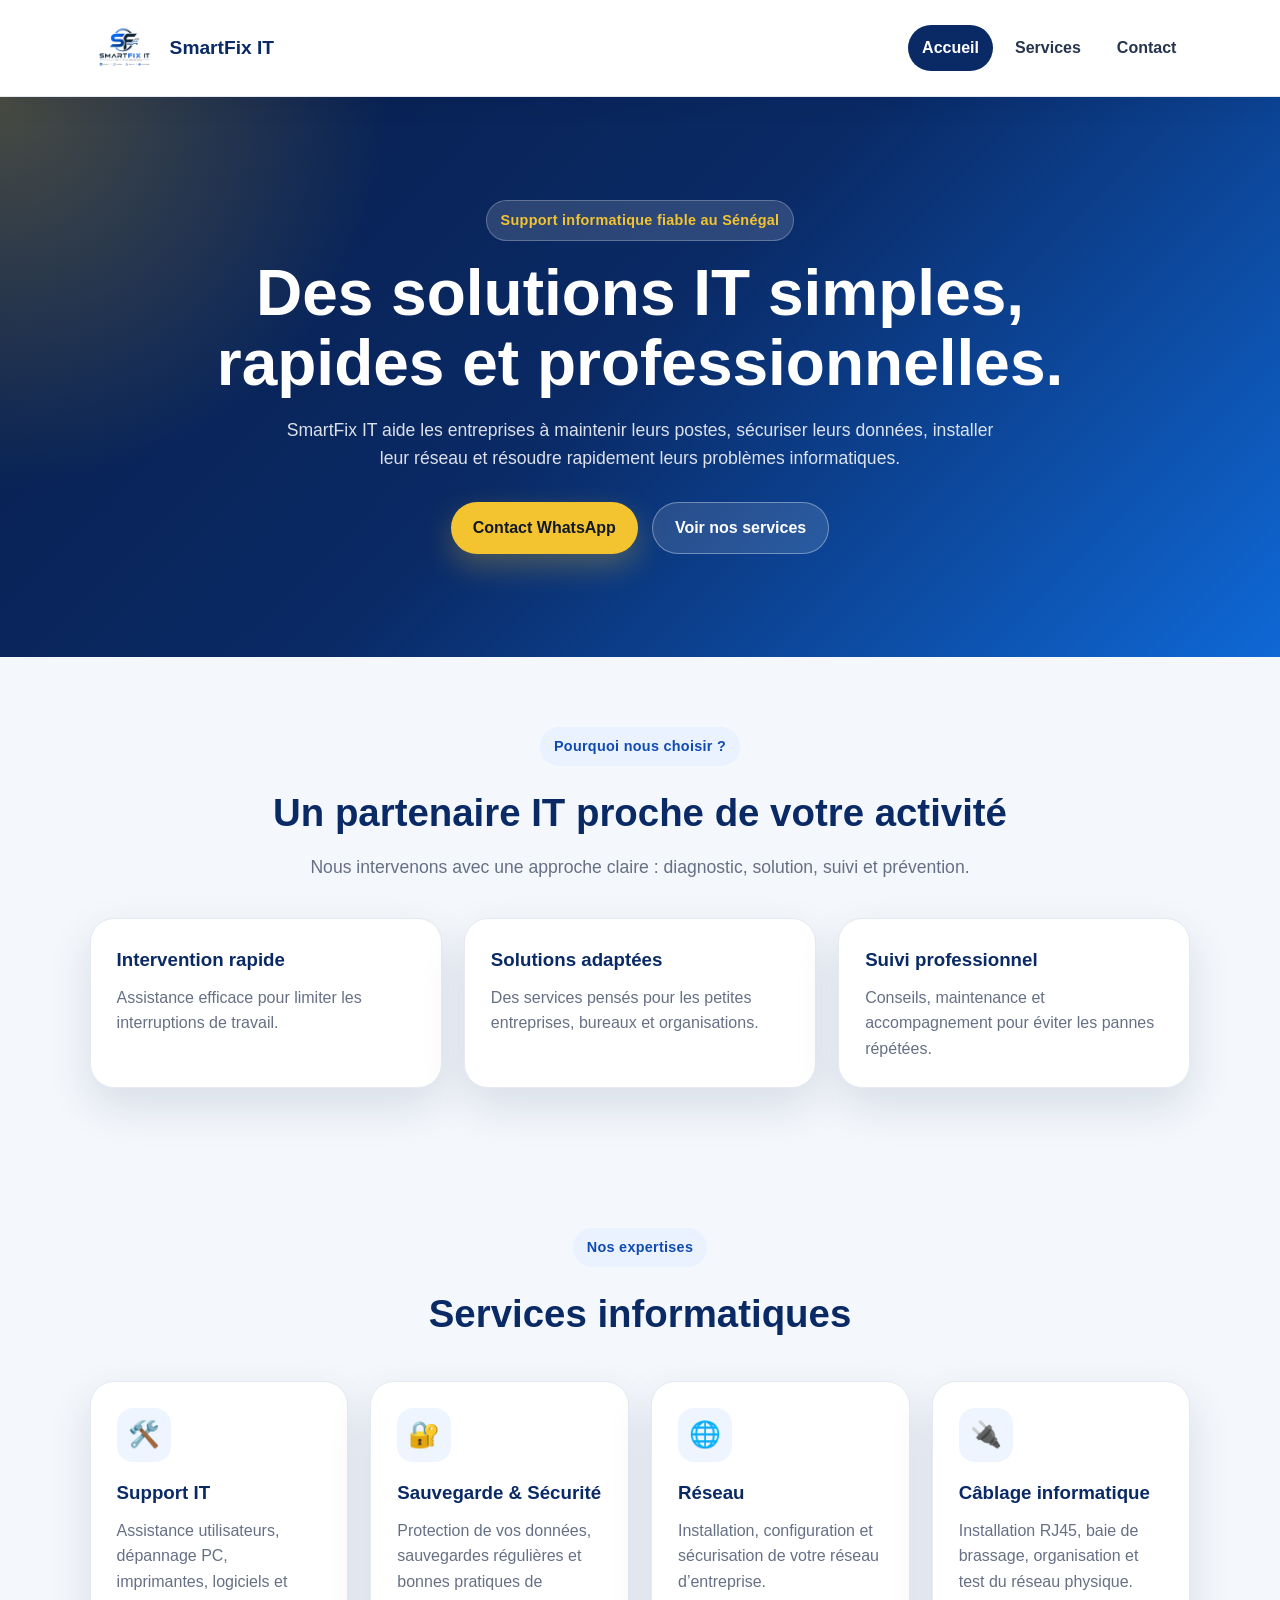
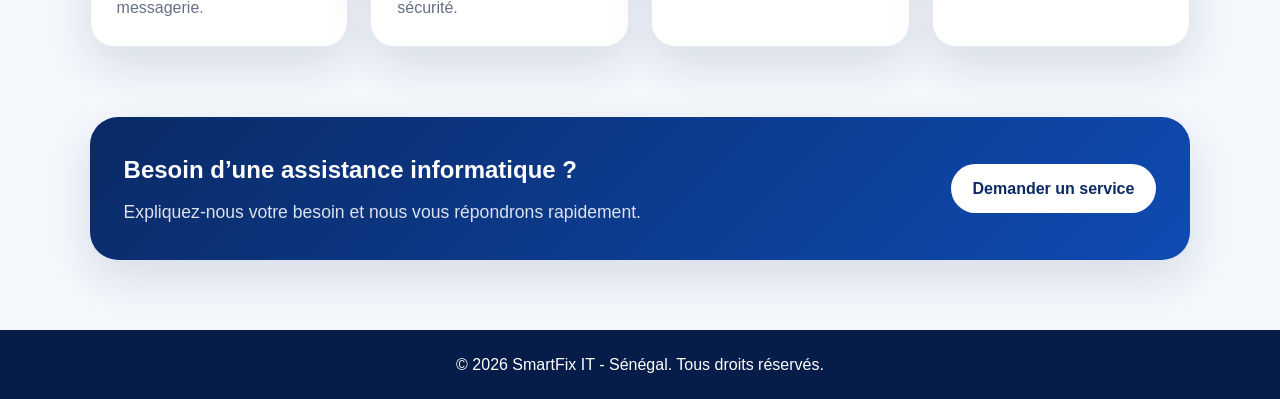
<file: index.html>
<!DOCTYPE html>
<html lang="fr">
<head>
    <meta charset="UTF-8">
    <meta name="viewport" content="width=device-width, initial-scale=1.0">
    <meta name="description" content="SmartFix IT accompagne les entreprises au Sénégal avec des services de support informatique, réseau, sauvegarde, sécurité et câblage.">
    <title>SmartFix IT - Support Informatique au Sénégal</title>
    <link rel="stylesheet" href="style.css">
</head>
<body>

<header class="site-header">
    <a class="brand" href="index.html" aria-label="Accueil SmartFix IT">
        <img src="images/logo.png" alt="Logo SmartFix IT" class="logo">
        <span>SmartFix IT</span>
    </a>
    <nav class="main-nav" aria-label="Navigation principale">
        <a class="active" href="index.html">Accueil</a>
        <a href="services.html">Services</a>
        <a href="contact.html">Contact</a>
    </nav>
</header>

<main>
    <section class="hero hero-home">
        <div class="hero-content">
            <span class="badge">Support informatique fiable au Sénégal</span>
            <h1>Des solutions IT simples, rapides et professionnelles.</h1>
            <p class="hero-text">SmartFix IT aide les entreprises à maintenir leurs postes, sécuriser leurs données, installer leur réseau et résoudre rapidement leurs problèmes informatiques.</p>
            <div class="hero-actions">
                <a class="btn btn-primary" href="https://wa.me/221756447598?text=Bonjour%20SmartFix%20IT%2C%20je%20souhaite%20un%20service%20informatique" target="_blank" rel="noopener">Contact WhatsApp</a>
                <a class="btn btn-secondary" href="services.html">Voir nos services</a>
            </div>
        </div>
    </section>

    <section class="section intro-section">
        <div class="section-title">
            <span class="eyebrow">Pourquoi nous choisir ?</span>
            <h2>Un partenaire IT proche de votre activité</h2>
            <p>Nous intervenons avec une approche claire : diagnostic, solution, suivi et prévention.</p>
        </div>
        <div class="features-grid">
            <article class="feature-card">
                <h3>Intervention rapide</h3>
                <p>Assistance efficace pour limiter les interruptions de travail.</p>
            </article>
            <article class="feature-card">
                <h3>Solutions adaptées</h3>
                <p>Des services pensés pour les petites entreprises, bureaux et organisations.</p>
            </article>
            <article class="feature-card">
                <h3>Suivi professionnel</h3>
                <p>Conseils, maintenance et accompagnement pour éviter les pannes répétées.</p>
            </article>
        </div>
    </section>

    <section class="section services-section">
        <div class="section-title">
            <span class="eyebrow">Nos expertises</span>
            <h2>Services informatiques</h2>
        </div>
        <div class="cards">
            <article class="card">
                <div class="card-icon">🛠️</div>
                <h3>Support IT</h3>
                <p>Assistance utilisateurs, dépannage PC, imprimantes, logiciels et messagerie.</p>
            </article>
            <article class="card">
                <div class="card-icon">🔐</div>
                <h3>Sauvegarde & Sécurité</h3>
                <p>Protection de vos données, sauvegardes régulières et bonnes pratiques de sécurité.</p>
            </article>
            <article class="card">
                <div class="card-icon">🌐</div>
                <h3>Réseau</h3>
                <p>Installation, configuration et sécurisation de votre réseau d’entreprise.</p>
            </article>
            <article class="card">
                <div class="card-icon">🔌</div>
                <h3>Câblage informatique</h3>
                <p>Installation RJ45, baie de brassage, organisation et test du réseau physique.</p>
            </article>
        </div>
    </section>

    <section class="cta-section">
        <div>
            <h2>Besoin d’une assistance informatique ?</h2>
            <p>Expliquez-nous votre besoin et nous vous répondrons rapidement.</p>
        </div>
        <a class="btn btn-light" href="contact.html">Demander un service</a>
    </section>
</main>

<footer class="site-footer">
    <p>© 2026 SmartFix IT - Sénégal. Tous droits réservés.</p>
</footer>

<script src="script.js"></script>
</body>
</html>
</file>
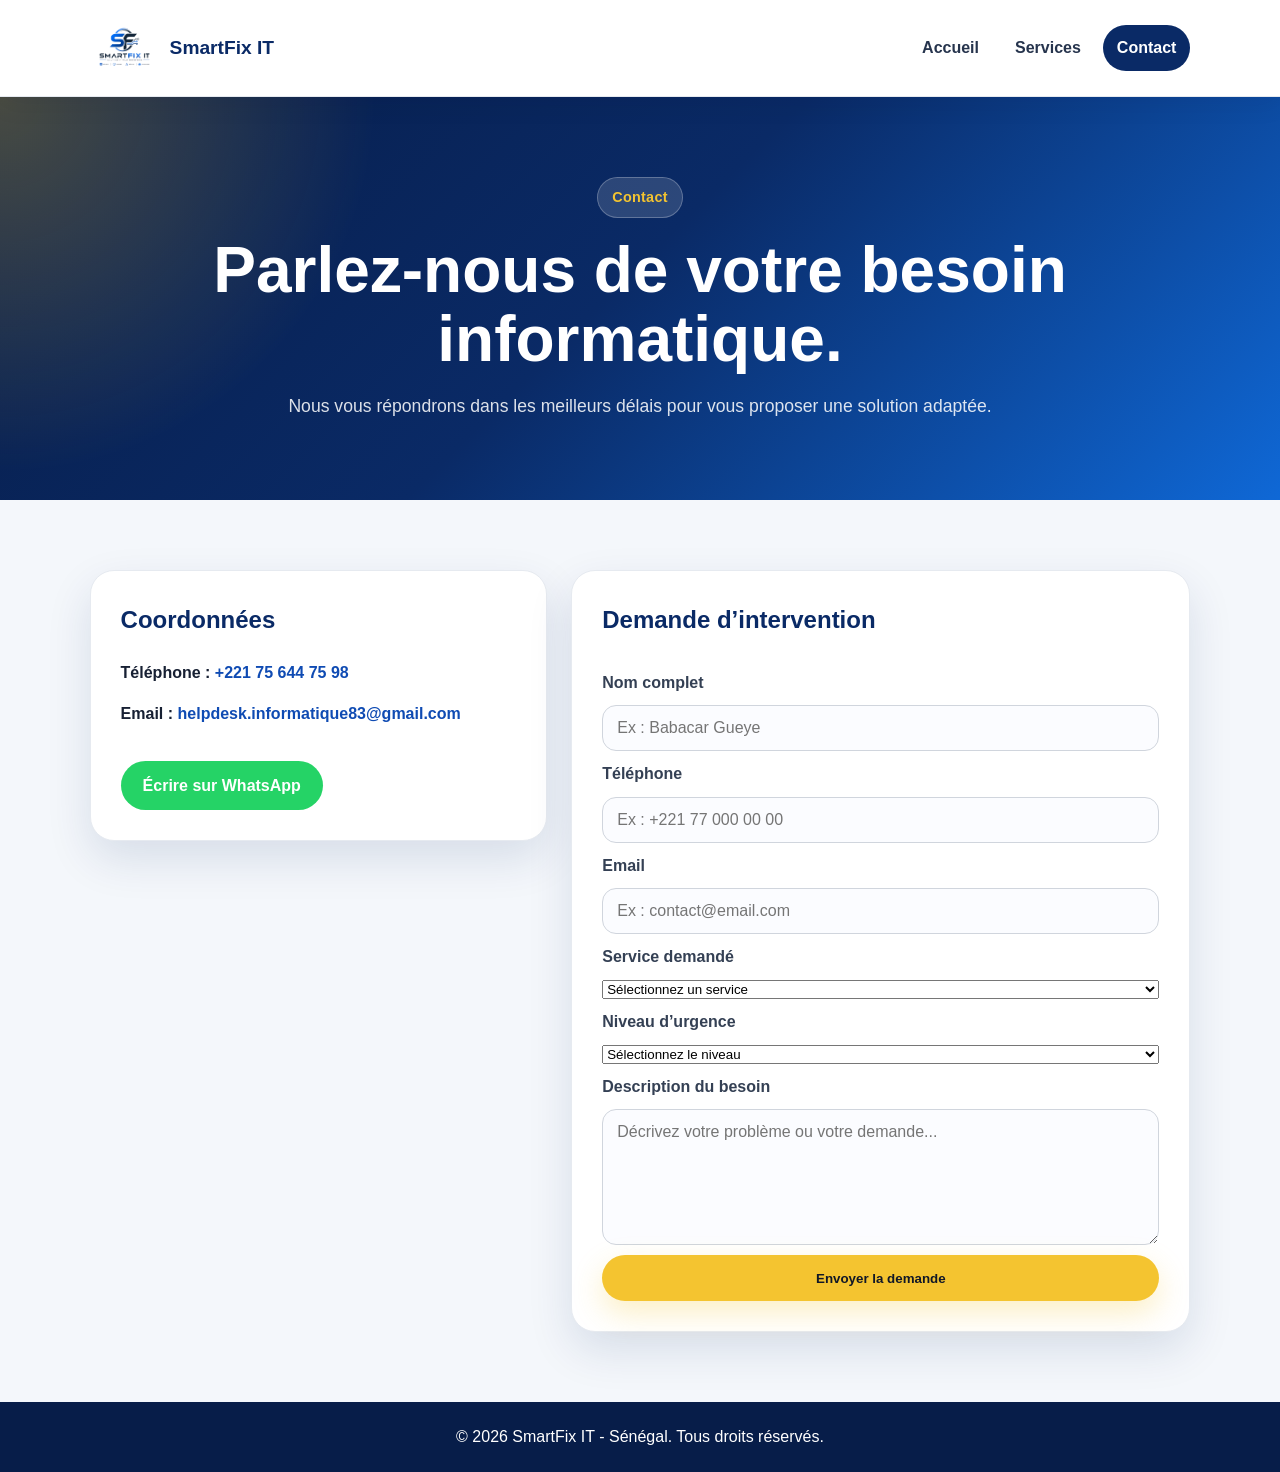
<file: contact.html>
<!DOCTYPE html>
<html lang="fr">
<head>
    <meta charset="UTF-8">
    <meta name="viewport" content="width=device-width, initial-scale=1.0">
    <meta name="description" content="Contactez SmartFix IT pour une assistance informatique, réseau, sauvegarde ou câblage au Sénégal.">
    <title>Contact - SmartFix IT</title>
    <link rel="stylesheet" href="style.css">
</head>
<body>

<header class="site-header">
    <a class="brand" href="index.html" aria-label="Accueil SmartFix IT">
        <img src="images/logo.png" alt="Logo SmartFix IT" class="logo">
        <span>SmartFix IT</span>
    </a>
    <nav class="main-nav" aria-label="Navigation principale">
        <a href="index.html">Accueil</a>
        <a href="services.html">Services</a>
        <a class="active" href="contact.html">Contact</a>
    </nav>
</header>

<main>
    <section class="page-hero">
        <span class="badge">Contact</span>
        <h1>Parlez-nous de votre besoin informatique.</h1>
        <p>Nous vous répondrons dans les meilleurs délais pour vous proposer une solution adaptée.</p>
    </section>

    <section class="section contact-section">
        <div class="contact-card">
            <h2>Coordonnées</h2>
            <p><strong>Téléphone :</strong> <a href="tel:+221756447598">+221 75 644 75 98</a></p>
            <p><strong>Email :</strong> <a href="mailto:helpdesk.informatique83@gmail.com">helpdesk.informatique83@gmail.com</a></p>
            <a class="btn btn-whatsapp" href="https://wa.me/221756447598?text=Bonjour%20SmartFix%20IT%2C%20je%20souhaite%20un%20service%20informatique" target="_blank" rel="noopener">Écrire sur WhatsApp</a>
        </div>
<form class="contact-form" action="https://formsubmit.co/helpdesk.informatique83@gmail.com" method="POST">
    <h2>Demande d’intervention</h2>

    <label for="nom">Nom complet</label>
    <input id="nom" type="text" name="Nom complet" placeholder="Ex : Babacar Gueye" required>

    <label for="telephone">Téléphone</label>
    <input id="telephone" type="tel" name="Téléphone" placeholder="Ex : +221 77 000 00 00" required>

    <label for="email">Email</label>
    <input id="email" type="email" name="Email" placeholder="Ex : contact@email.com" required>

    <label for="service">Service demandé</label>
    <select id="service" name="Service demandé" required>
        <option value="">Sélectionnez un service</option>
        <option>Assistance informatique</option>
        <option>Réseau & Wi-Fi</option>
        <option>Sauvegarde & récupération</option>
        <option>Câblage réseau</option>
        <option>Maintenance informatique</option>
        <option>Demande de conseil & Audit</option>
        <option>Autre demande</option>
    </select>

    <label for="urgence">Niveau d’urgence</label>
    <select id="urgence" name="Niveau d’urgence" required>
        <option value="">Sélectionnez le niveau</option>
        <option>Normal</option>
        <option>Urgent</option>
        <option>Très urgent</option>
    </select>

    <label for="message">Description du besoin</label>
    <textarea id="message" name="Description du besoin" rows="6" placeholder="Décrivez votre problème ou votre demande..." required></textarea>

    <input type="hidden" name="_next" value="https://babuyande.github.io/smatfixit/merci.html">
    <input type="hidden" name="_subject" value="Nouvelle demande d’intervention - SmartFix IT">
    <input type="hidden" name="_captcha" value="false">
    <input type="hidden" name="_template" value="table">
    <input type="hidden" name="_url" value="https://babuyande.github.io/smatfixit/">

    <button class="btn btn-primary" type="submit">Envoyer la demande</button>
</form>
    </section>
</main>

<footer class="site-footer">
    <p>© 2026 SmartFix IT - Sénégal. Tous droits réservés.</p>
</footer>

<script src="script.js"></script>
</body>
</html>
</file>
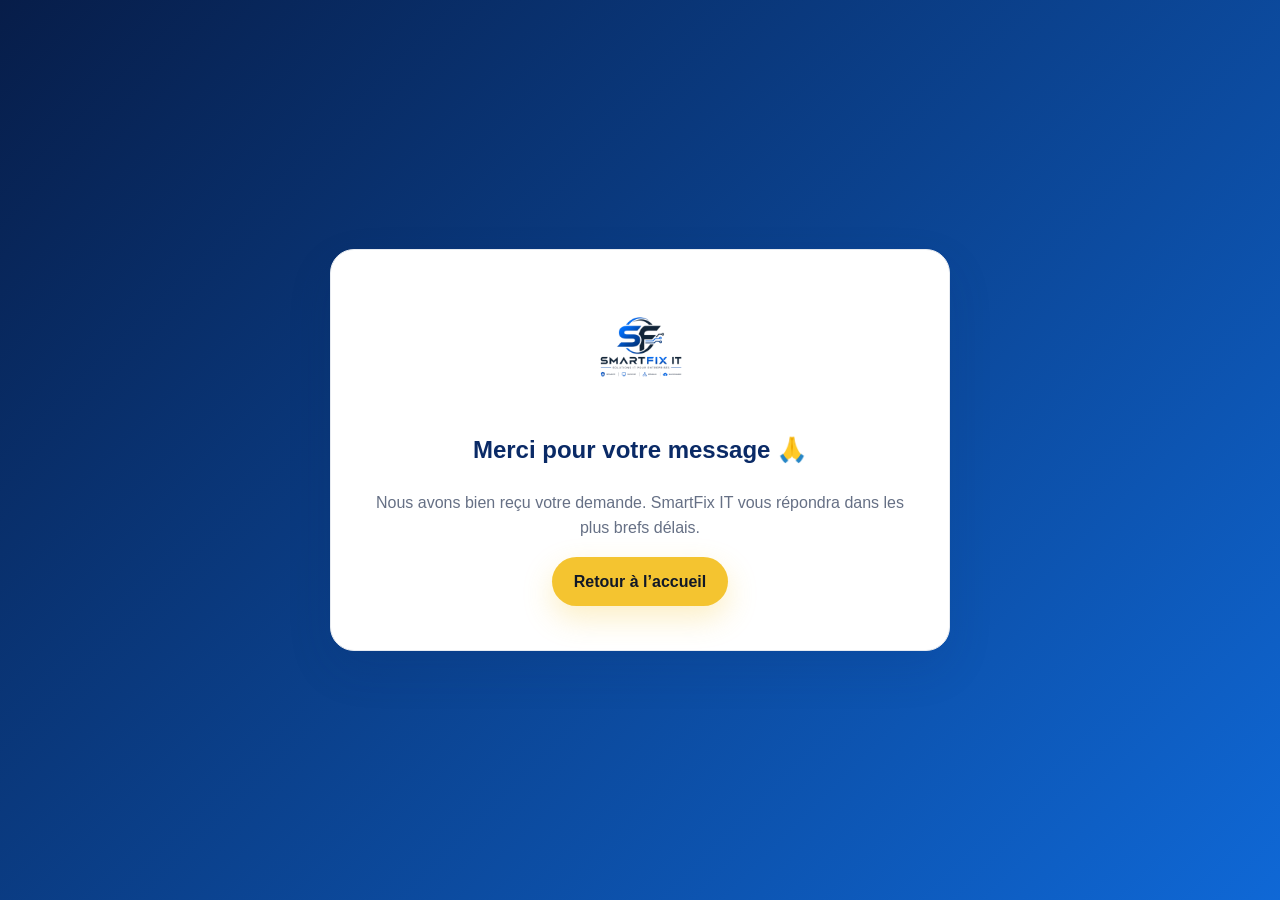
<file: merci.html>
<!DOCTYPE html>
<html lang="fr">
<head>
    <meta charset="UTF-8">
    <meta name="viewport" content="width=device-width, initial-scale=1.0">
    <title>Merci - SmartFix IT</title>
    <link rel="stylesheet" href="style.css">
</head>
<body>

<main class="thanks-page">
    <section class="thanks-card">
        <img src="images/logo.png" alt="Logo SmartFix IT" class="thanks-logo">
        <h1>Merci pour votre message 🙏</h1>
        <p>Nous avons bien reçu votre demande. SmartFix IT vous répondra dans les plus brefs délais.</p>
        <a class="btn btn-primary" href="index.html">Retour à l’accueil</a>
    </section>
</main>

</body>
</html>
</file>
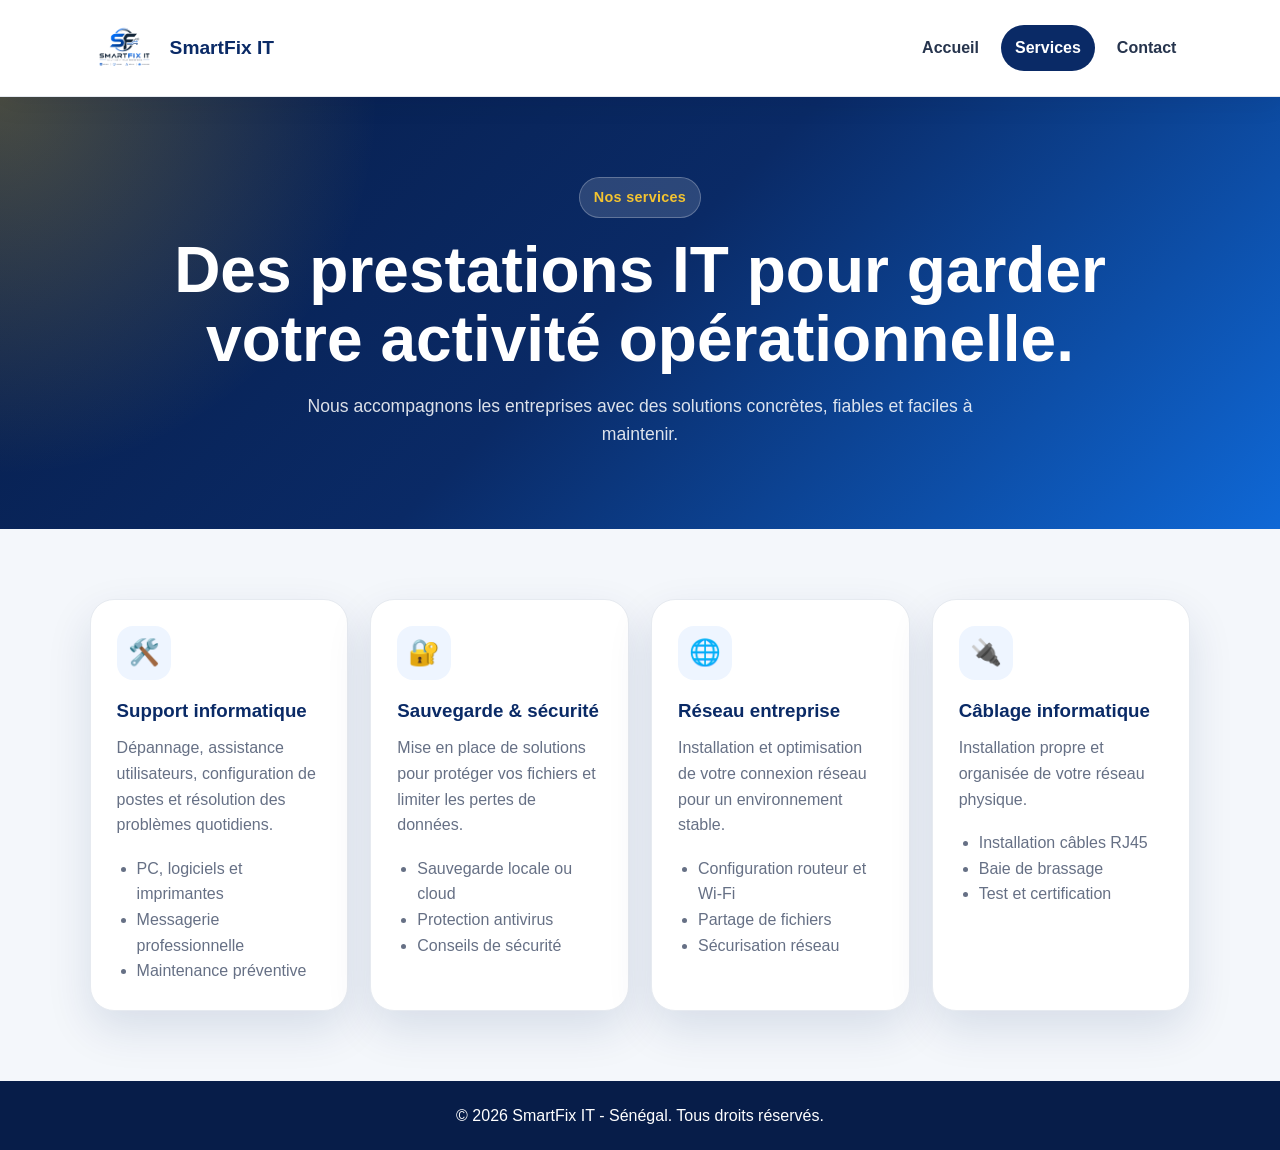
<file: services.html>
<!DOCTYPE html>
<html lang="fr">
<head>
    <meta charset="UTF-8">
    <meta name="viewport" content="width=device-width, initial-scale=1.0">
    <meta name="description" content="Découvrez les services SmartFix IT : support informatique, sauvegarde, sécurité, réseau et câblage au Sénégal.">
    <title>Services - SmartFix IT</title>
    <link rel="stylesheet" href="style.css">
</head>
<body>

<header class="site-header">
    <a class="brand" href="index.html" aria-label="Accueil SmartFix IT">
        <img src="images/logo.png" alt="Logo SmartFix IT" class="logo">
        <span>SmartFix IT</span>
    </a>
    <nav class="main-nav" aria-label="Navigation principale">
        <a href="index.html">Accueil</a>
        <a class="active" href="services.html">Services</a>
        <a href="contact.html">Contact</a>
    </nav>
</header>

<main>
    <section class="page-hero">
        <span class="badge">Nos services</span>
        <h1>Des prestations IT pour garder votre activité opérationnelle.</h1>
        <p>Nous accompagnons les entreprises avec des solutions concrètes, fiables et faciles à maintenir.</p>
    </section>

    <section class="section services-section">
        <div class="cards detailed-cards">
            <article class="card">
                <div class="card-icon">🛠️</div>
                <h3>Support informatique</h3>
                <p>Dépannage, assistance utilisateurs, configuration de postes et résolution des problèmes quotidiens.</p>
                <ul>
                    <li>PC, logiciels et imprimantes</li>
                    <li>Messagerie professionnelle</li>
                    <li>Maintenance préventive</li>
                </ul>
            </article>
            <article class="card">
                <div class="card-icon">🔐</div>
                <h3>Sauvegarde & sécurité</h3>
                <p>Mise en place de solutions pour protéger vos fichiers et limiter les pertes de données.</p>
                <ul>
                    <li>Sauvegarde locale ou cloud</li>
                    <li>Protection antivirus</li>
                    <li>Conseils de sécurité</li>
                </ul>
            </article>
            <article class="card">
                <div class="card-icon">🌐</div>
                <h3>Réseau entreprise</h3>
                <p>Installation et optimisation de votre connexion réseau pour un environnement stable.</p>
                <ul>
                    <li>Configuration routeur et Wi-Fi</li>
                    <li>Partage de fichiers</li>
                    <li>Sécurisation réseau</li>
                </ul>
            </article>
            <article class="card">
                <div class="card-icon">🔌</div>
                <h3>Câblage informatique</h3>
                <p>Installation propre et organisée de votre réseau physique.</p>
                <ul>
                    <li>Installation câbles RJ45</li>
                    <li>Baie de brassage</li>
                    <li>Test et certification</li>
                </ul>
            </article>
        </div>
    </section>
</main>

<footer class="site-footer">
    <p>© 2026 SmartFix IT - Sénégal. Tous droits réservés.</p>
</footer>

<script src="script.js"></script>
</body>
</html>
</file>
<file: style.css>
:root {
    --primary: #0a2a66;
    --primary-light: #0f4bb3;
    --accent: #f4c430;
    --whatsapp: #25d366;
    --text: #172033;
    --muted: #667085;
    --bg: #f4f7fb;
    --white: #ffffff;
    --border: #e6eaf0;
    --shadow: 0 18px 45px rgba(10, 42, 102, 0.12);
}

* {
    box-sizing: border-box;
}

body {
    margin: 0;
    font-family: Arial, Helvetica, sans-serif;
    color: var(--text);
    background: var(--bg);
    line-height: 1.6;
}

a {
    color: inherit;
}

.site-header {
    position: sticky;
    top: 0;
    z-index: 10;
    display: flex;
    justify-content: space-between;
    align-items: center;
    gap: 24px;
    padding: 14px 7%;
    background: rgba(255, 255, 255, 0.96);
    border-bottom: 1px solid var(--border);
    box-shadow: 0 8px 25px rgba(16, 24, 40, 0.06);
}

.brand {
    display: flex;
    align-items: center;
    gap: 12px;
    text-decoration: none;
    font-weight: 800;
    color: var(--primary);
    font-size: 1.2rem;
}

.logo {
    width: 68px;
    height: 68px;
    object-fit: contain;
}

.main-nav {
    display: flex;
    align-items: center;
    gap: 8px;
}

.main-nav a {
    text-decoration: none;
    padding: 10px 14px;
    border-radius: 999px;
    font-weight: 700;
    color: #26344d;
    transition: 0.25s ease;
}

.main-nav a:hover,
.main-nav a.active {
    background: var(--primary);
    color: var(--white);
}

.hero,
.page-hero {
    color: var(--white);
    text-align: center;
    background:
        radial-gradient(circle at top left, rgba(244, 196, 48, 0.28), transparent 28%),
        linear-gradient(135deg, #071d49 0%, #0a2a66 48%, #0f68d6 100%);
}

.hero {
    min-height: 560px;
    display: flex;
    align-items: center;
    justify-content: center;
    padding: 80px 7%;
}

.hero-content {
    max-width: 850px;
}

.badge,
.eyebrow {
    display: inline-flex;
    align-items: center;
    justify-content: center;
    padding: 8px 14px;
    border-radius: 999px;
    font-size: 0.9rem;
    font-weight: 800;
    letter-spacing: 0.02em;
}

.badge {
    background: rgba(255, 255, 255, 0.14);
    border: 1px solid rgba(255, 255, 255, 0.25);
    color: var(--accent);
}

.eyebrow {
    color: var(--primary-light);
    background: #eaf2ff;
}

.hero h1,
.page-hero h1 {
    margin: 18px auto;
    font-size: clamp(2.2rem, 5vw, 4.4rem);
    line-height: 1.08;
    max-width: 980px;
}

.hero-text,
.page-hero p,
.section-title p,
.cta-section p {
    max-width: 720px;
    margin: 0 auto;
    color: rgba(255, 255, 255, 0.86);
    font-size: 1.1rem;
}

.hero-actions {
    display: flex;
    justify-content: center;
    gap: 14px;
    flex-wrap: wrap;
    margin-top: 30px;
}

.btn {
    display: inline-flex;
    align-items: center;
    justify-content: center;
    min-height: 46px;
    padding: 12px 22px;
    border: 0;
    border-radius: 999px;
    text-decoration: none;
    font-weight: 800;
    cursor: pointer;
    transition: 0.25s ease;
}

.btn:hover {
    transform: translateY(-2px);
}

.btn-primary {
    background: var(--accent);
    color: #111827;
    box-shadow: 0 12px 30px rgba(244, 196, 48, 0.28);
}

.btn-secondary {
    background: rgba(255, 255, 255, 0.12);
    color: var(--white);
    border: 1px solid rgba(255, 255, 255, 0.35);
}

.btn-light {
    background: var(--white);
    color: var(--primary);
}

.btn-whatsapp {
    background: var(--whatsapp);
    color: var(--white);
    margin-top: 18px;
}

.page-hero {
    padding: 80px 7%;
}

.section {
    padding: 70px 7%;
}

.section-title {
    text-align: center;
    max-width: 760px;
    margin: 0 auto 36px;
}

.section-title h2 {
    margin: 16px 0 10px;
    color: var(--primary);
    font-size: clamp(1.8rem, 3vw, 2.7rem);
}

.section-title p {
    color: var(--muted);
}

.features-grid,
.cards {
    display: grid;
    grid-template-columns: repeat(3, minmax(0, 1fr));
    gap: 22px;
}

.cards {
    grid-template-columns: repeat(4, minmax(0, 1fr));
}

.feature-card,
.card,
.contact-card,
.contact-form,
.thanks-card {
    background: var(--white);
    border: 1px solid var(--border);
    border-radius: 24px;
    box-shadow: var(--shadow);
}

.feature-card,
.card {
    padding: 26px;
}

.feature-card h3,
.card h3 {
    margin: 0 0 10px;
    color: var(--primary);
}

.feature-card p,
.card p {
    margin: 0;
    color: var(--muted);
}

.card-icon {
    width: 54px;
    height: 54px;
    display: flex;
    align-items: center;
    justify-content: center;
    margin-bottom: 16px;
    border-radius: 16px;
    background: #eef5ff;
    font-size: 1.6rem;
}

.card ul {
    margin: 18px 0 0;
    padding-left: 20px;
    color: var(--muted);
}

.cta-section {
    margin: 0 7% 70px;
    padding: 34px;
    display: flex;
    align-items: center;
    justify-content: space-between;
    gap: 24px;
    border-radius: 28px;
    color: var(--white);
    background: linear-gradient(135deg, var(--primary), var(--primary-light));
    box-shadow: var(--shadow);
}

.cta-section h2 {
    margin: 0 0 8px;
}

.contact-section {
    display: grid;
    grid-template-columns: 0.85fr 1.15fr;
    gap: 24px;
    align-items: start;
}

.contact-card,
.contact-form {
    padding: 30px;
}

.contact-card h2,
.contact-form h2 {
    margin-top: 0;
    color: var(--primary);
}

.contact-card a:not(.btn) {
    color: var(--primary-light);
    text-decoration: none;
    font-weight: 700;
}

.contact-form {
    display: flex;
    flex-direction: column;
    gap: 10px;
}

.contact-form label {
    font-weight: 800;
    color: #344054;
}

.contact-form input,
.contact-form textarea {
    width: 100%;
    border: 1px solid #d0d5dd;
    border-radius: 14px;
    padding: 13px 14px;
    font-size: 1rem;
    font-family: inherit;
    background: #fbfcff;
}

.contact-form input:focus,
.contact-form textarea:focus {
    outline: 3px solid rgba(15, 75, 179, 0.14);
    border-color: var(--primary-light);
}

.site-footer {
    padding: 22px 7%;
    text-align: center;
    color: var(--white);
    background: #071d49;
}

.site-footer p {
    margin: 0;
}

.thanks-page {
    min-height: 100vh;
    display: flex;
    align-items: center;
    justify-content: center;
    padding: 24px;
    background: linear-gradient(135deg, #071d49, #0f68d6);
}

.thanks-card {
    max-width: 620px;
    padding: 44px;
    text-align: center;
}

.thanks-logo {
    width: 110px;
    height: 110px;
    object-fit: contain;
}

.thanks-card h1 {
    color: var(--primary);
}

.thanks-card p {
    color: var(--muted);
}

@media (max-width: 1000px) {
    .cards {
        grid-template-columns: repeat(2, minmax(0, 1fr));
    }

    .features-grid,
    .contact-section {
        grid-template-columns: 1fr;
    }
}

@media (max-width: 720px) {
    .site-header {
        position: static;
        flex-direction: column;
        padding: 14px 18px;
    }

    .main-nav {
        width: 100%;
        justify-content: center;
        flex-wrap: wrap;
    }

    .logo {
        width: 58px;
        height: 58px;
    }

    .hero {
        min-height: auto;
        padding: 60px 20px;
    }

    .page-hero,
    .section {
        padding: 52px 20px;
    }

    .cards {
        grid-template-columns: 1fr;
    }

    .cta-section {
        margin: 0 20px 52px;
        flex-direction: column;
        align-items: flex-start;
    }

    .hero-actions {
        flex-direction: column;
    }

    .btn {
        width: 100%;
    }
}
</file>
